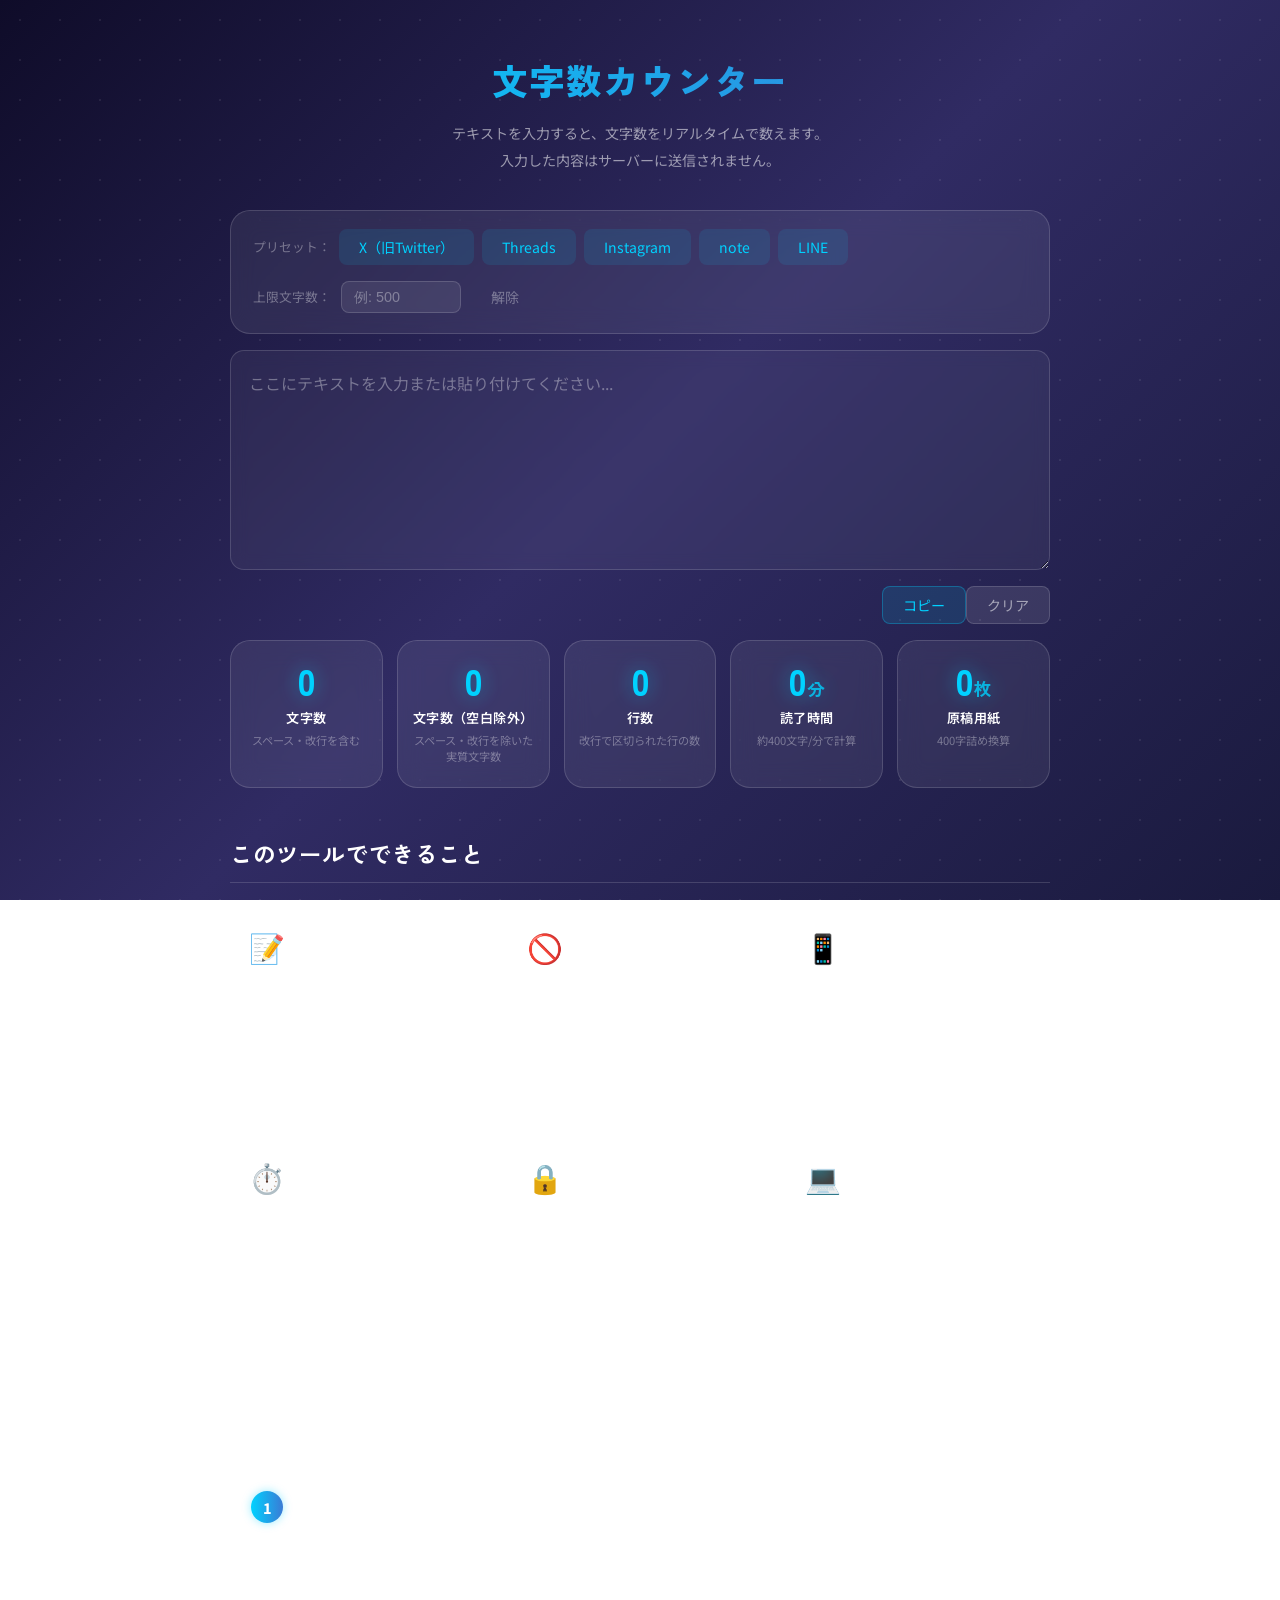
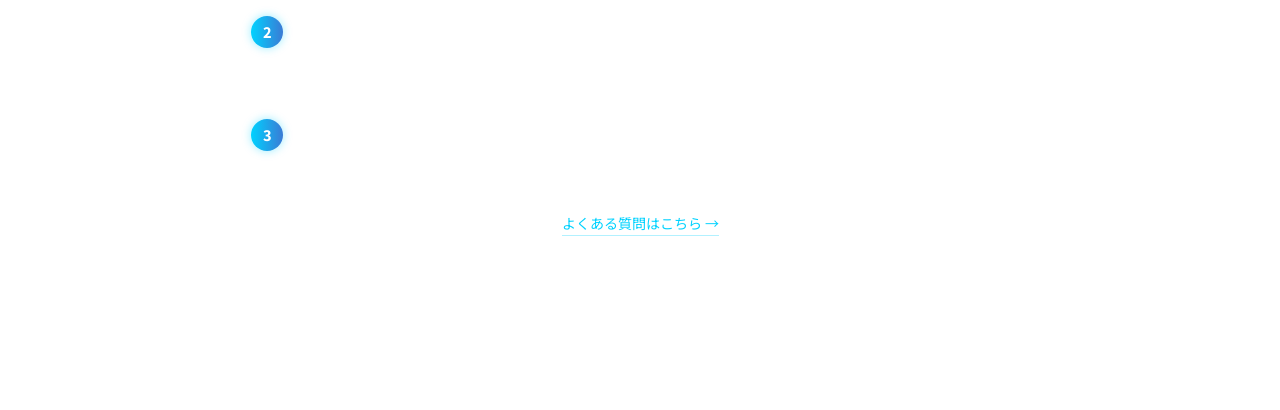
<file: index.html>
<!DOCTYPE html>
<html lang="ja">
  <head>
    <!-- ブラウザに「このファイルはHTMLですよ」と伝える宣言 -->

    <!-- 文字コードの指定（日本語を正しく表示するために必須） -->
    <meta charset="UTF-8" />

    <!-- スマートフォンでも正しく表示するための設定 -->
    <meta name="viewport" content="width=device-width, initial-scale=1.0" />

    <!-- ブラウザのタブに表示されるタイトル -->
    <title>文字数カウンター｜X・Instagram・LINEも即チェック</title>

    <!-- 検索結果に表示される説明文 -->
    <meta name="description" content="テキストを入力するだけで文字数をリアルタイムでカウント。スペース除外・行数・読了時間・原稿用紙換算も対応。X（旧Twitter）・Instagram・LINE など SNS の文字数制限プリセット付き。無料・登録不要。" />
    <meta name="keywords" content="文字数カウンター,文字数カウント,文字数,カウント,無料,リアルタイム,SNS,Twitter,Instagram,LINE" />

    <!-- 正規URL（重複ページ対策） -->
    <link rel="canonical" href="https://moji-counter.netlify.app/" />

    <!-- OGP（SNSシェア時の見た目） -->
    <meta property="og:type"        content="website" />
    <meta property="og:url"         content="https://moji-counter.netlify.app/" />
    <meta property="og:title"       content="文字数カウンター｜X・Instagram・LINEも即チェック🚀" />
    <meta property="og:description" content="テキストを入力するだけで文字数をリアルタイムでカウント。SNS プリセット・読了時間・原稿用紙換算対応。無料・登録不要。" />
    <meta property="og:locale"      content="ja_JP" />
    <meta name="twitter:card"       content="summary" />

    <!-- 構造化データ（JSON-LD）：Googleがツールとして認識しやすくなる -->
    <script type="application/ld+json">
    {
      "@context": "https://schema.org",
      "@type": "WebApplication",
      "name": "文字数カウンター",
      "url": "https://moji-counter.netlify.app/",
      "description": "テキストを入力するだけで文字数をリアルタイムでカウント。スペース除外・行数・読了時間・原稿用紙換算も対応。SNSの文字数制限プリセット付き。",
      "applicationCategory": "UtilitiesApplication",
      "operatingSystem": "Any",
      "offers": {
        "@type": "Offer",
        "price": "0",
        "priceCurrency": "JPY"
      },
      "inLanguage": "ja"
    }
    </script>

    <!-- Google Fonts -->
    <link rel="preconnect" href="https://fonts.googleapis.com" />
    <link rel="preconnect" href="https://fonts.gstatic.com" crossorigin />
    <link href="https://fonts.googleapis.com/css2?family=Zen+Kaku+Gothic+New:wght@400;700;900&family=Noto+Sans+JP:wght@400;600&display=swap" rel="stylesheet" />

    <!-- style.css を読み込む（見た目はこのファイルで定義） -->
    <link rel="stylesheet" href="css/style.css" />
  </head>

  <body>
    <!-- ページ全体を包むコンテナ（中央寄せなどに使う） -->
    <div class="container">

      <!-- ===== ヘッダー：タイトルと説明 ===== -->
      <header class="header">
        <h1 class="header__title">文字数カウンター</h1>
        <p class="header__description">
          テキストを入力すると、文字数をリアルタイムで数えます。<br />
          入力した内容はサーバーに送信されません。
        </p>
      </header>

      <!-- ===== メイン：テキストエリア ===== -->
      <main class="main">

        <!-- ===== SNSプリセット＋上限設定エリア ===== -->
        <div class="limit-area glass-card">

          <!-- SNSプリセットボタン群 -->
          <!-- data-limit 属性：ボタンに紐づく上限文字数を格納している -->
          <!-- JavaScriptはこの値を読み取って上限を自動セットする -->
          <div class="presets">
            <span class="presets__label">プリセット：</span>
            <button class="btn btn--preset" data-limit="140">X（旧Twitter）</button>
            <button class="btn btn--preset" data-limit="500">Threads</button>
            <button class="btn btn--preset" data-limit="2200">Instagram</button>
            <button class="btn btn--preset" data-limit="2000">note</button>
            <button class="btn btn--preset" data-limit="200">LINE</button>
          </div>

          <!-- 上限文字数の手動入力欄 -->
          <div class="limit-input-group">
            <label for="limit-input" class="limit-input-group__label">上限文字数：</label>
            <input
              id="limit-input"
              type="number"
              class="limit-input"
              placeholder="例: 500"
              min="1"
            />
            <!-- クリアボタン：上限設定を解除する -->
            <button id="limit-clear-btn" class="btn btn--limit-clear">解除</button>
          </div>

        </div>
        <!-- /limit-area -->

        <!-- テキストを入力する大きな欄 -->
        <!-- id="input-text" で JavaScript から操作するための名前をつける -->
        <textarea
          id="input-text"
          class="textarea"
          placeholder="ここにテキストを入力または貼り付けてください..."
        ></textarea>

        <!-- クリアボタン：テキストエリアの内容を全消去する -->
        <div class="button-area">
          <button id="copy-btn" class="btn btn--copy">コピー</button>
          <button id="clear-btn" class="btn btn--clear">クリア</button>
        </div>

        <!-- ===== プログレスバーエリア ===== -->
        <!-- 上限が設定されていないときは非表示（JSで制御する） -->
        <div id="progress-area" class="progress-area glass-card progress-area--hidden">

          <!-- 使用率テキスト表示（例：「140 / 280文字 (50%）」） -->
          <div class="progress-info">
            <span id="progress-text" class="progress-info__text"></span>
            <span id="progress-percent" class="progress-info__percent"></span>
          </div>

          <!-- プログレスバー本体 -->
          <!-- progress-bar__fill の width を JS で動的に変える -->
          <div class="progress-bar">
            <div id="progress-fill" class="progress-bar__fill"></div>
          </div>

        </div>
        <!-- /progress-area -->

        <!-- ===== カウント結果を表示するカードエリア ===== -->
        <!-- カードを横並びにするために cards というクラスを使う -->
        <div class="cards">

          <!-- カード1：総文字数 -->
          <div class="card glass-card">
            <span id="total-chars" class="card__number">0</span>
            <span class="card__label">文字数</span>
            <span class="card__description">スペース・改行を含む</span>
          </div>

          <!-- カード2：スペース・改行を除いた文字数 -->
          <div class="card glass-card">
            <span id="no-space-chars" class="card__number">0</span>
            <span class="card__label">文字数（空白除外）</span>
            <span class="card__description">スペース・改行を除いた実質文字数</span>
          </div>

          <!-- カード3：行数 -->
          <div class="card glass-card">
            <span id="lines" class="card__number">0</span>
            <span class="card__label">行数</span>
            <span class="card__description">改行で区切られた行の数</span>
          </div>

          <!-- カード4：読了時間 -->
          <div class="card glass-card">
            <span id="reading-time" class="card__number">0<span class="card__number-unit">分</span></span>
            <span class="card__label">読了時間</span>
            <span class="card__description">約400文字/分で計算</span>
          </div>

          <!-- カード5：原稿用紙換算 -->
          <div class="card glass-card">
            <span id="manuscript" class="card__number">0<span class="card__number-unit">枚</span></span>
            <span class="card__label">原稿用紙</span>
            <span class="card__description">400字詰め換算</span>
          </div>

        </div>
        <!-- /cards -->

      </main>
      <!-- /main -->

      <!-- ===== 機能紹介セクション ===== -->
      <section class="content-section">
        <h2 class="content-section__title">このツールでできること</h2>
        <div class="feature-grid">
          <div class="feature-item glass-card">
            <div class="feature-item__icon">📝</div>
            <h3 class="feature-item__title">リアルタイム文字数カウント</h3>
            <p class="feature-item__text">テキストを入力するたびに即座に文字数を表示。コピー＆ペーストにも対応しています。</p>
          </div>
          <div class="feature-item glass-card">
            <div class="feature-item__icon">🚫</div>
            <h3 class="feature-item__title">空白除外カウント</h3>
            <p class="feature-item__text">スペースや改行を除いた実質的な文字数を同時に表示。論文やレポートの文字数確認に便利です。</p>
          </div>
          <div class="feature-item glass-card">
            <div class="feature-item__icon">📱</div>
            <h3 class="feature-item__title">SNSプリセット対応</h3>
            <p class="feature-item__text">X（旧Twitter）・Threads・Instagram・note・LINEの文字数上限をワンクリックで設定。超過するとバーが赤くなります。</p>
          </div>
          <div class="feature-item glass-card">
            <div class="feature-item__icon">⏱️</div>
            <h3 class="feature-item__title">読了時間・原稿用紙換算</h3>
            <p class="feature-item__text">日本語の平均読書速度（約400文字/分）をもとに読了時間を計算。400字詰め原稿用紙の換算枚数も表示します。</p>
          </div>
          <div class="feature-item glass-card">
            <div class="feature-item__icon">🔒</div>
            <h3 class="feature-item__title">プライバシー安全</h3>
            <p class="feature-item__text">入力したテキストはサーバーに送信されません。すべての処理はブラウザ内で完結するため、機密文書も安心して使えます。</p>
          </div>
          <div class="feature-item glass-card">
            <div class="feature-item__icon">💻</div>
            <h3 class="feature-item__title">登録不要・完全無料</h3>
            <p class="feature-item__text">アカウント登録やアプリのインストールは不要。ブラウザがあればすぐに使えます。スマートフォンにも対応しています。</p>
          </div>
        </div>
      </section>

      <!-- ===== 使い方セクション ===== -->
      <section class="content-section">
        <h2 class="content-section__title">使い方</h2>
        <ol class="howto-list">
          <li class="howto-list__item glass-card">
            <span class="howto-list__step">1</span>
            <div class="howto-list__body">
              <strong>テキストを入力または貼り付ける</strong>
              <p>画面上のテキストエリアに文字を入力するか、コピーしたテキストを貼り付けます。入力と同時に文字数が自動で更新されます。</p>
            </div>
          </li>
          <li class="howto-list__item glass-card">
            <span class="howto-list__step">2</span>
            <div class="howto-list__body">
              <strong>SNSプリセットまたは上限文字数を設定する（任意）</strong>
              <p>投稿先のSNSボタンをクリックするか、「上限文字数」欄に数値を入力すると、プログレスバーで残り文字数を確認できます。</p>
            </div>
          </li>
          <li class="howto-list__item glass-card">
            <span class="howto-list__step">3</span>
            <div class="howto-list__body">
              <strong>各カードの数値を確認する</strong>
              <p>文字数・空白除外文字数・行数・読了時間・原稿用紙換算がリアルタイムで表示されます。</p>
            </div>
          </li>
        </ol>
        <p class="content-section__link-wrap"><a href="faq.html" class="content-link">よくある質問はこちら →</a></p>
      </section>

      <!-- ===== フッター：補足情報 ===== -->
      <footer class="footer">
        <nav class="footer-nav">
          <a href="index.html" class="footer-nav__link">ホーム</a>
          <a href="faq.html" class="footer-nav__link">よくある質問</a>
          <a href="privacy.html" class="footer-nav__link">プライバシーポリシー</a>
        </nav>
        <p>入力されたテキストはサーバーに送信されません（すべてブラウザ内で処理）</p>
      </footer>

    </div>
    <!-- /container -->

    <!-- JavaScript ファイルを読み込む -->
    <!-- body の一番下に書くのがポイント：HTML が全部読み込まれてから JS を動かすため -->
    <script src="js/counter.js"></script>
  </body>
</html>
</file>
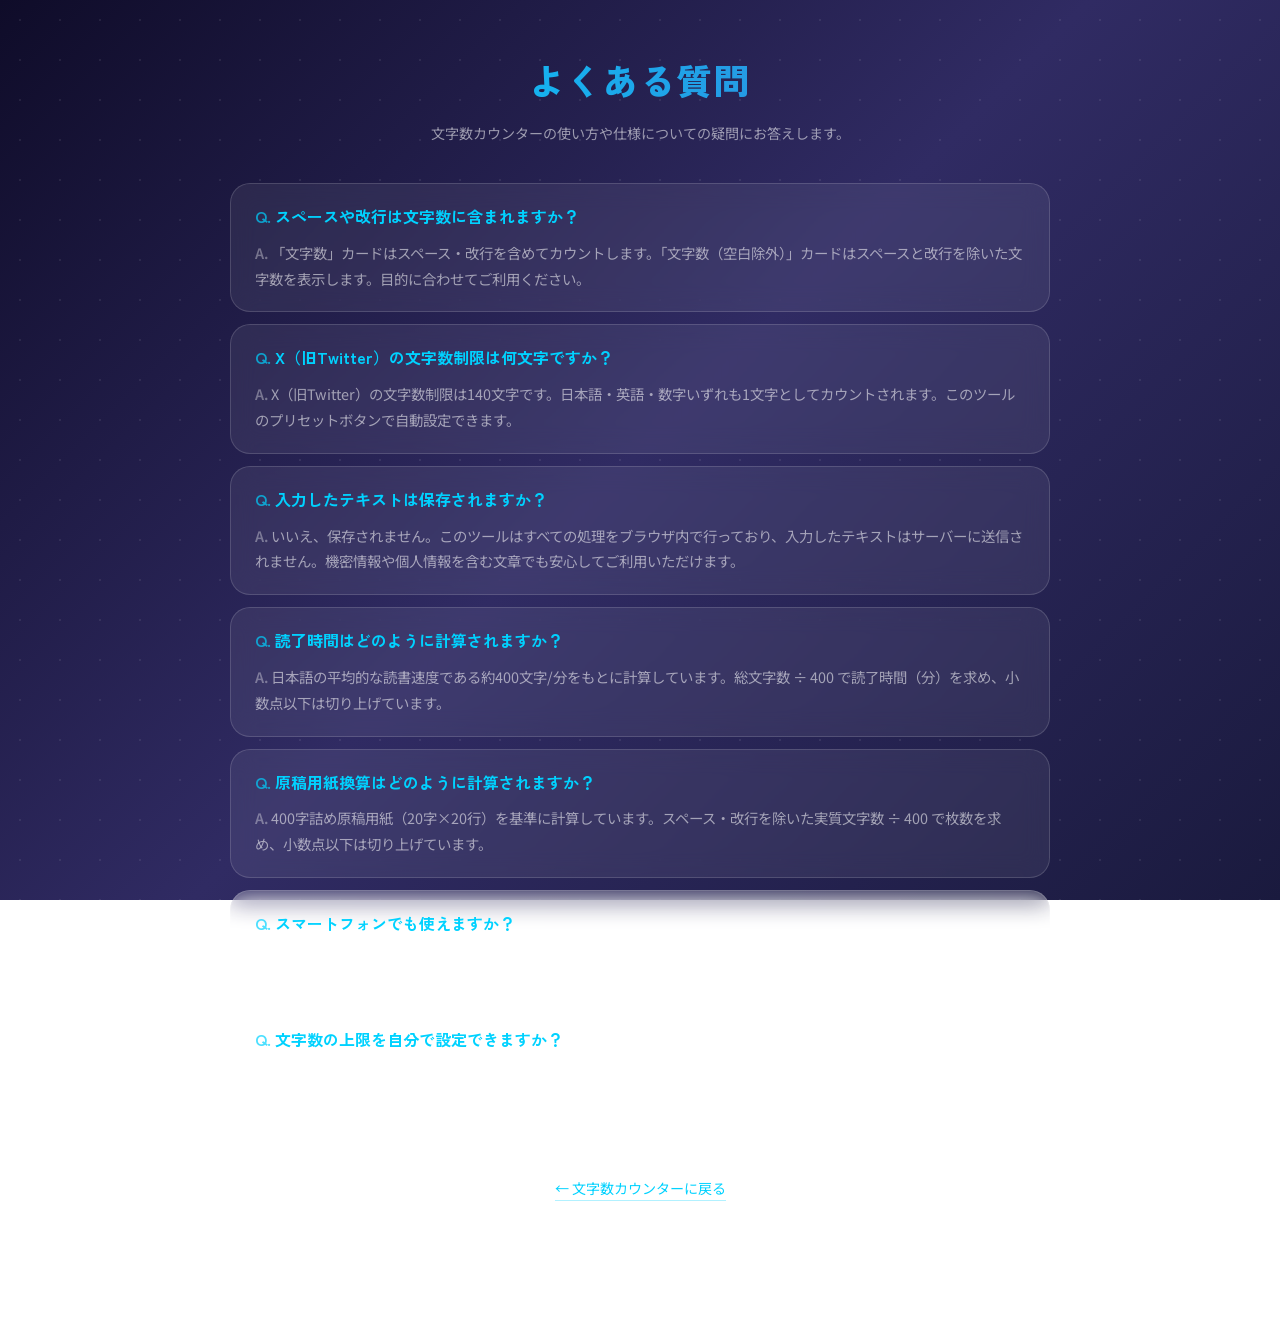
<file: faq.html>
<!DOCTYPE html>
<html lang="ja">
  <head>
    <meta charset="UTF-8" />
    <meta name="viewport" content="width=device-width, initial-scale=1.0" />
    <title>よくある質問｜文字数カウンター</title>
    <meta name="description" content="文字数カウンターに関するよくある質問をまとめました。文字数の数え方・スペースの扱い・SNSの文字数制限など疑問にお答えします。" />
    <link rel="canonical" href="https://moji-counter.netlify.app/faq.html" />
    <meta property="og:type"        content="website" />
    <meta property="og:url"         content="https://moji-counter.netlify.app/faq.html" />
    <meta property="og:title"       content="よくある質問｜文字数カウンター" />
    <meta property="og:description" content="文字数カウンターに関するよくある質問をまとめました。" />
    <meta property="og:locale"      content="ja_JP" />
    <script type="application/ld+json">
    {
      "@context": "https://schema.org",
      "@type": "FAQPage",
      "mainEntity": [
        {
          "@type": "Question",
          "name": "スペースや改行は文字数に含まれますか？",
          "acceptedAnswer": {
            "@type": "Answer",
            "text": "「文字数」カードはスペース・改行を含めてカウントします。「文字数（空白除外）」カードはスペースと改行を除いた文字数を表示します。目的に合わせてご利用ください。"
          }
        },
        {
          "@type": "Question",
          "name": "X（旧Twitter）の文字数制限は何文字ですか？",
          "acceptedAnswer": {
            "@type": "Answer",
            "text": "X（旧Twitter）の文字数制限は140文字です。日本語・英語・数字いずれも1文字としてカウントされます。このツールのプリセットボタンで自動設定できます。"
          }
        },
        {
          "@type": "Question",
          "name": "入力したテキストは保存されますか？",
          "acceptedAnswer": {
            "@type": "Answer",
            "text": "いいえ、保存されません。このツールはすべての処理をブラウザ内で行っており、入力したテキストはサーバーに送信されません。機密情報や個人情報を含む文章でも安心してご利用いただけます。"
          }
        },
        {
          "@type": "Question",
          "name": "読了時間はどのように計算されますか？",
          "acceptedAnswer": {
            "@type": "Answer",
            "text": "日本語の平均的な読書速度である約400文字/分をもとに計算しています。総文字数 ÷ 400 で読了時間（分）を求め、小数点以下は切り上げています。"
          }
        },
        {
          "@type": "Question",
          "name": "原稿用紙換算はどのように計算されますか？",
          "acceptedAnswer": {
            "@type": "Answer",
            "text": "400字詰め原稿用紙（20字×20行）を基準に計算しています。スペース・改行を除いた実質文字数 ÷ 400 で枚数を求め、小数点以下は切り上げています。"
          }
        },
        {
          "@type": "Question",
          "name": "スマートフォンでも使えますか？",
          "acceptedAnswer": {
            "@type": "Answer",
            "text": "はい、スマートフォン・タブレットでもご利用いただけます。画面サイズに合わせてレイアウトが自動で調整されます。"
          }
        },
        {
          "@type": "Question",
          "name": "文字数の上限を自分で設定できますか？",
          "acceptedAnswer": {
            "@type": "Answer",
            "text": "はい、「上限文字数」の入力欄に数値を入力することで任意の上限を設定できます。X・Instagram などのプリセットボタンも用意しています。上限を超えるとプログレスバーと文字数が赤色に変わります。"
          }
        }
      ]
    }
    </script>
    <!-- Google Fonts -->
    <link rel="preconnect" href="https://fonts.googleapis.com" />
    <link rel="preconnect" href="https://fonts.gstatic.com" crossorigin />
    <link href="https://fonts.googleapis.com/css2?family=Zen+Kaku+Gothic+New:wght@400;700;900&family=Noto+Sans+JP:wght@400;600&display=swap" rel="stylesheet" />

    <link rel="stylesheet" href="css/style.css" />
    <link rel="stylesheet" href="css/faq.css" />
  </head>

  <body>
    <div class="container">

      <header class="header">
        <h1 class="header__title">よくある質問</h1>
        <p class="header__description">
          文字数カウンターの使い方や仕様についての疑問にお答えします。
        </p>
      </header>

      <main class="main">

        <section class="faq-section">
          <dl class="faq-list">

            <div class="faq-item glass-card">
              <dt class="faq-item__question">スペースや改行は文字数に含まれますか？</dt>
              <dd class="faq-item__answer">「文字数」カードはスペース・改行を含めてカウントします。「文字数（空白除外）」カードはスペースと改行を除いた文字数を表示します。目的に合わせてご利用ください。</dd>
            </div>

            <div class="faq-item glass-card">
              <dt class="faq-item__question">X（旧Twitter）の文字数制限は何文字ですか？</dt>
              <dd class="faq-item__answer">X（旧Twitter）の文字数制限は140文字です。日本語・英語・数字いずれも1文字としてカウントされます。このツールのプリセットボタンで自動設定できます。</dd>
            </div>

            <div class="faq-item glass-card">
              <dt class="faq-item__question">入力したテキストは保存されますか？</dt>
              <dd class="faq-item__answer">いいえ、保存されません。このツールはすべての処理をブラウザ内で行っており、入力したテキストはサーバーに送信されません。機密情報や個人情報を含む文章でも安心してご利用いただけます。</dd>
            </div>

            <div class="faq-item glass-card">
              <dt class="faq-item__question">読了時間はどのように計算されますか？</dt>
              <dd class="faq-item__answer">日本語の平均的な読書速度である約400文字/分をもとに計算しています。総文字数 ÷ 400 で読了時間（分）を求め、小数点以下は切り上げています。</dd>
            </div>

            <div class="faq-item glass-card">
              <dt class="faq-item__question">原稿用紙換算はどのように計算されますか？</dt>
              <dd class="faq-item__answer">400字詰め原稿用紙（20字×20行）を基準に計算しています。スペース・改行を除いた実質文字数 ÷ 400 で枚数を求め、小数点以下は切り上げています。</dd>
            </div>

            <div class="faq-item glass-card">
              <dt class="faq-item__question">スマートフォンでも使えますか？</dt>
              <dd class="faq-item__answer">はい、スマートフォン・タブレットでもご利用いただけます。画面サイズに合わせてレイアウトが自動で調整されます。</dd>
            </div>

            <div class="faq-item glass-card">
              <dt class="faq-item__question">文字数の上限を自分で設定できますか？</dt>
              <dd class="faq-item__answer">はい、「上限文字数」の入力欄に数値を入力することで任意の上限を設定できます。X・Instagram などのプリセットボタンも用意しています。上限を超えるとプログレスバーと文字数が赤色に変わります。</dd>
            </div>

          </dl>
        </section>

        <p class="content-section__link-wrap">
          <a href="index.html" class="content-link">← 文字数カウンターに戻る</a>
        </p>

      </main>

      <footer class="footer">
        <nav class="footer-nav">
          <a href="index.html" class="footer-nav__link">ホーム</a>
          <a href="faq.html" class="footer-nav__link">よくある質問</a>
          <a href="privacy.html" class="footer-nav__link">プライバシーポリシー</a>
        </nav>
        <p>入力されたテキストはサーバーに送信されません（すべてブラウザ内で処理）</p>
      </footer>

    </div>
  </body>
</html>
</file>
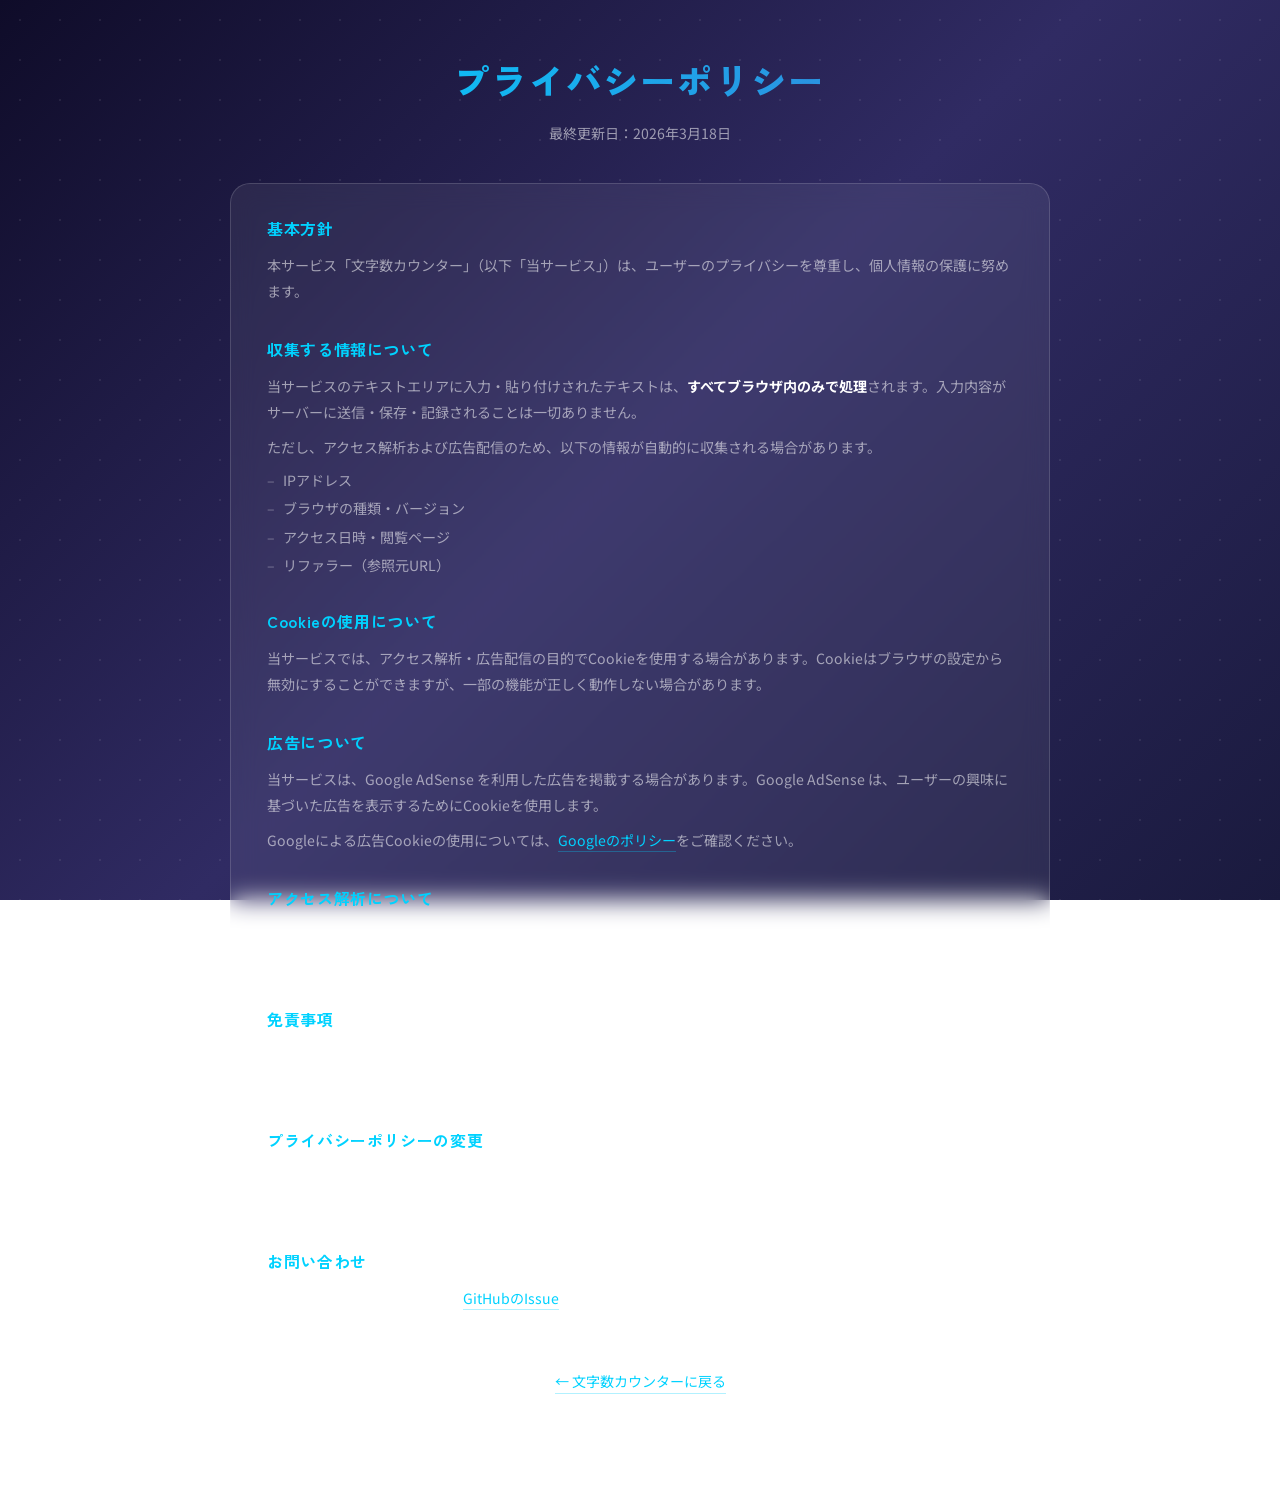
<file: privacy.html>
<!DOCTYPE html>
<html lang="ja">
  <head>
    <meta charset="UTF-8" />
    <meta name="viewport" content="width=device-width, initial-scale=1.0" />
    <title>プライバシーポリシー｜文字数カウンター</title>
    <meta name="description" content="文字数カウンターのプライバシーポリシーです。個人情報の取り扱い・広告・免責事項についてご確認いただけます。" />
    <link rel="canonical" href="https://moji-counter.netlify.app/privacy.html" />
    <meta property="og:type"        content="website" />
    <meta property="og:url"         content="https://moji-counter.netlify.app/privacy.html" />
    <meta property="og:title"       content="プライバシーポリシー｜文字数カウンター" />
    <meta property="og:description" content="文字数カウンターのプライバシーポリシーです。" />
    <meta property="og:locale"      content="ja_JP" />
    <!-- Google Fonts -->
    <link rel="preconnect" href="https://fonts.googleapis.com" />
    <link rel="preconnect" href="https://fonts.gstatic.com" crossorigin />
    <link href="https://fonts.googleapis.com/css2?family=Zen+Kaku+Gothic+New:wght@400;700;900&family=Noto+Sans+JP:wght@400;600&display=swap" rel="stylesheet" />
    <link rel="stylesheet" href="css/style.css" />
    <link rel="stylesheet" href="css/privacy.css" />
  </head>

  <body>
    <div class="container">

      <header class="header">
        <h1 class="header__title">プライバシーポリシー</h1>
        <p class="header__description">最終更新日：2026年3月18日</p>
      </header>

      <main class="main">
        <div class="privacy-body glass-card">

          <section class="privacy-section">
            <h2 class="privacy-section__title">基本方針</h2>
            <p>本サービス「文字数カウンター」（以下「当サービス」）は、ユーザーのプライバシーを尊重し、個人情報の保護に努めます。</p>
          </section>

          <section class="privacy-section">
            <h2 class="privacy-section__title">収集する情報について</h2>
            <p>当サービスのテキストエリアに入力・貼り付けされたテキストは、<strong>すべてブラウザ内のみで処理</strong>されます。入力内容がサーバーに送信・保存・記録されることは一切ありません。</p>
            <p>ただし、アクセス解析および広告配信のため、以下の情報が自動的に収集される場合があります。</p>
            <ul class="privacy-list">
              <li>IPアドレス</li>
              <li>ブラウザの種類・バージョン</li>
              <li>アクセス日時・閲覧ページ</li>
              <li>リファラー（参照元URL）</li>
            </ul>
          </section>

          <section class="privacy-section">
            <h2 class="privacy-section__title">Cookieの使用について</h2>
            <p>当サービスでは、アクセス解析・広告配信の目的でCookieを使用する場合があります。Cookieはブラウザの設定から無効にすることができますが、一部の機能が正しく動作しない場合があります。</p>
          </section>

          <section class="privacy-section">
            <h2 class="privacy-section__title">広告について</h2>
            <p>当サービスは、Google AdSense を利用した広告を掲載する場合があります。Google AdSense は、ユーザーの興味に基づいた広告を表示するためにCookieを使用します。</p>
            <p>Googleによる広告Cookieの使用については、<a href="https://policies.google.com/technologies/ads" target="_blank" rel="noopener noreferrer" class="privacy-link">Googleのポリシー</a>をご確認ください。</p>
          </section>

          <section class="privacy-section">
            <h2 class="privacy-section__title">アクセス解析について</h2>
            <p>当サービスでは、サービス改善のためにアクセス解析ツールを利用する場合があります。収集されたデータは匿名で処理され、個人を特定するものではありません。</p>
          </section>

          <section class="privacy-section">
            <h2 class="privacy-section__title">免責事項</h2>
            <p>当サービスは正確な文字数カウントを提供するよう努めますが、その完全性・正確性を保証するものではありません。当サービスの利用によって生じたいかなる損害についても、運営者は責任を負いません。</p>
          </section>

          <section class="privacy-section">
            <h2 class="privacy-section__title">プライバシーポリシーの変更</h2>
            <p>本ポリシーは、必要に応じて予告なく変更される場合があります。変更後のポリシーは本ページに掲載した時点で効力を生じるものとします。</p>
          </section>

          <section class="privacy-section">
            <h2 class="privacy-section__title">お問い合わせ</h2>
            <p>本ポリシーに関するご質問は、<a href="https://github.com/Horis-project/character-counter/issues" target="_blank" rel="noopener noreferrer" class="privacy-link">GitHubのIssue</a>よりお問い合わせください。</p>
          </section>

        </div>

        <p class="content-section__link-wrap" style="margin-top: 24px;">
          <a href="index.html" class="content-link">← 文字数カウンターに戻る</a>
        </p>

      </main>

      <footer class="footer">
        <nav class="footer-nav">
          <a href="index.html" class="footer-nav__link">ホーム</a>
          <a href="faq.html" class="footer-nav__link">よくある質問</a>
          <a href="privacy.html" class="footer-nav__link">プライバシーポリシー</a>
        </nav>
        <p>入力されたテキストはサーバーに送信されません（すべてブラウザ内で処理）</p>
      </footer>

    </div>
  </body>
</html>
</file>
<file: css/style.css>
/* =============================================
   文字数カウンター - スタイルシート
   デザインコンセプト：「Glass & Depth」
   =============================================
   競合との差別化：
   - 深いパープル系グラデーション背景（競合はすべてライトテーマ）
   - グラスモーフィズム：すりガラス風カード
   - シアン〜ブルーのグラデーションアクセント
   - 数値に光彩（glow）エフェクト
============================================= */


/* =============================================
   1. デザイン変数
============================================= */
:root {
  /* ── 背景グラデーション ── */
  --bg-gradient: linear-gradient(135deg, #0f0c29 0%, #302b63 50%, #1a1a3e 100%);

  /* ── グラスカードの色 ── */
  /* rgba(r,g,b, 透明度) : 透明度を下げることで背景が透けて見える */
  --glass-bg:     rgba(255, 255, 255, 0.07);
  --glass-border: rgba(255, 255, 255, 0.15);
  --glass-hover:  rgba(255, 255, 255, 0.12);

  /* ── テキスト ── */
  --color-text:       #ffffff;
  --color-text-sub:   rgba(255, 255, 255, 0.55);
  --color-text-muted: rgba(255, 255, 255, 0.35);

  /* ── アクセント（シアン〜ブルー）── */
  --color-accent:    #00d2ff;
  --color-accent-2:  #3a7bd5;
  --gradient-accent: linear-gradient(90deg, #00d2ff, #3a7bd5);

  /* ── 警告色（上限超過時） ── */
  --color-danger:    #ff6b6b;
  --color-danger-bg: rgba(255, 107, 107, 0.15);

  /* ── サイズ ── */
  --radius-sm: 8px;
  --radius-md: 14px;
  --radius-lg: 20px;
}


/* =============================================
   2. リセット・ベーススタイル
============================================= */
* {
  margin: 0;
  padding: 0;
  box-sizing: border-box;
}

body {
  font-family: "Noto Sans JP", -apple-system, BlinkMacSystemFont,
    "Hiragino Sans", Meiryo, sans-serif;

  /* グラデーション背景を全画面に固定 */
  background: var(--bg-gradient);
  /* fixed にすることでスクロールしても背景が動かない */
  background-attachment: fixed;

  color: var(--color-text);
  line-height: 1.6;

  /* ページの最小高さを画面全体に */
  min-height: 100vh;
}


/* =============================================
   3. 背景の星屑エフェクト
   =============================================
   ::before 疑似要素で背景にドットパターンを追加。
   これだけで「宇宙っぽい奥行き」が生まれます。
============================================= */
body::before {
  content: '';
  position: fixed;        /* スクロールしても固定 */
  inset: 0;               /* 上下左右すべて0（全画面を覆う） */
  pointer-events: none;   /* クリックなどの操作を透過する */

  /* 小さな半透明ドットを散りばめる */
  background-image:
    radial-gradient(circle, rgba(255,255,255,0.08) 1px, transparent 1px);
  background-size: 40px 40px; /* ドットの間隔 */

  z-index: 0; /* コンテンツの下に置く */
}


/* =============================================
   4. コンテナ（中央寄せ）
============================================= */
.container {
  position: relative;
  z-index: 1;           /* body::before の上に重ねる */
  max-width: 860px;
  margin: 0 auto;
  padding: 0 20px;
}


/* =============================================
   5. ヘッダー
============================================= */
.header {
  padding: 52px 0 36px;
  text-align: center;
}

.header__title {
  font-family: "Zen Kaku Gothic New", sans-serif;
  font-size: 2.2rem;
  font-weight: 900;
  letter-spacing: 0.06em;

  /* テキストにグラデーションを適用するテクニック */
  background: var(--gradient-accent);
  -webkit-background-clip: text;   /* テキスト部分だけ背景を見せる */
  -webkit-text-fill-color: transparent; /* テキスト自体の色を透明に */
  background-clip: text;

  margin-bottom: 12px;
}


.header__description {
  font-size: 0.88rem;
  color: var(--color-text-sub);
  line-height: 1.9;
}


/* =============================================
   6. グラスカード共通スタイル
   =============================================
   グラスモーフィズム（Glassmorphism）の実装：
   - 半透明の背景
   - backdrop-filter: blur で背景をぼかす
   - 薄いボーダーで「縁」を表現
============================================= */
.glass-card {
  background: var(--glass-bg);
  border: 1px solid var(--glass-border);
  border-radius: var(--radius-lg);

  /* これがすりガラス効果の核心 */
  /* 要素の後ろにある背景をぼかす */
  backdrop-filter: blur(12px);
  -webkit-backdrop-filter: blur(12px); /* Safari対応 */
}


/* =============================================
   7. SNSプリセット＋上限設定エリア
============================================= */
.limit-area {
  padding: 18px 22px;
  margin-bottom: 16px;
  display: flex;
  flex-direction: column;
  gap: 14px;
}

/* プリセットボタン行 */
.presets {
  display: flex;
  align-items: center;
  flex-wrap: wrap;
  gap: 8px;
}

.presets__label {
  font-size: 0.8rem;
  color: var(--color-text-muted);
  white-space: nowrap;
}

/* プリセットボタン */
.btn--preset {
  background: rgba(0, 210, 255, 0.1);
  color: var(--color-accent);
  border: 1px solid rgba(0, 210, 255, 0.3);
  font-size: 0.82rem;
  padding: 5px 14px;
  border-radius: 999px; /* ピル型 */
  cursor: pointer;
  transition: all 0.2s;
}

.btn--preset:hover {
  background: rgba(0, 210, 255, 0.25);
  border-color: var(--color-accent);
}

/* 選択中のプリセット */
.btn--preset--active {
  background: var(--gradient-accent);
  color: #fff;
  border-color: transparent;

  /* 光彩エフェクト */
  box-shadow: 0 0 12px rgba(0, 210, 255, 0.5);
}

/* 上限入力行 */
.limit-input-group {
  display: flex;
  align-items: center;
  gap: 10px;
}

.limit-input-group__label {
  font-size: 0.8rem;
  color: var(--color-text-muted);
  white-space: nowrap;
}

/* 数値入力フィールド */
.limit-input {
  width: 120px;
  padding: 7px 12px;
  background: rgba(255, 255, 255, 0.08);
  border: 1px solid var(--glass-border);
  border-radius: var(--radius-sm);
  font-size: 0.9rem;
  color: var(--color-text);
  transition: border-color 0.2s, box-shadow 0.2s;
}

/* ブラウザのデフォルトスピナーを非表示 */
.limit-input::-webkit-inner-spin-button,
.limit-input::-webkit-outer-spin-button {
  -webkit-appearance: none;
}

.limit-input::placeholder {
  color: var(--color-text-muted);
}

.limit-input:focus {
  outline: none;
  border-color: var(--color-accent);
  box-shadow: 0 0 0 3px rgba(0, 210, 255, 0.15);
}

/* 解除ボタン */
.btn--limit-clear {
  background: transparent;
  color: var(--color-text-muted);
  border: 1px solid rgba(255,255,255,0.15);
  font-size: 0.8rem;
  padding: 6px 14px;
  border-radius: var(--radius-sm);
  cursor: pointer;
  transition: all 0.2s;
}

.btn--limit-clear:hover {
  border-color: rgba(255,255,255,0.35);
  color: var(--color-text);
}


/* =============================================
   8. テキストエリア
============================================= */
.textarea {
  width: 100%;
  height: 220px;
  padding: 18px;
  margin-bottom: 10px;

  background: rgba(255, 255, 255, 0.05);
  border: 1px solid var(--glass-border);
  border-radius: var(--radius-md);
  backdrop-filter: blur(8px);
  -webkit-backdrop-filter: blur(8px);

  font-family: inherit;
  font-size: 1rem;
  color: var(--color-text);
  line-height: 1.8;
  resize: vertical;

  transition: border-color 0.2s, box-shadow 0.2s;
}

.textarea::placeholder {
  color: var(--color-text-muted);
}

.textarea:focus {
  outline: none;
  border-color: var(--color-accent);
  box-shadow: 0 0 0 3px rgba(0, 210, 255, 0.12),
              0 0 20px rgba(0, 210, 255, 0.08);
}


/* =============================================
   9. ボタンエリア（クリアボタン）
============================================= */
.button-area {
  display: flex;
  justify-content: flex-end;
  margin-bottom: 16px;
}

.btn {
  padding: 8px 20px;
  border: none;
  border-radius: var(--radius-sm);
  font-size: 0.88rem;
  cursor: pointer;
  transition: all 0.2s;
  font-family: inherit;
}

.btn:active {
  opacity: 0.7;
  transform: scale(0.97);
}

.btn--copy {
  background: rgba(0, 210, 255, 0.12);
  color: var(--color-accent);
  border: 1px solid rgba(0, 210, 255, 0.3);
  transition: all 0.2s;
}

.btn--copy:hover {
  background: rgba(0, 210, 255, 0.25);
  border-color: var(--color-accent);
}

.btn--copy--done {
  background: rgba(0, 210, 255, 0.3);
  border-color: var(--color-accent);
  color: #fff;
}

.btn--clear {
  background: rgba(255, 255, 255, 0.1);
  color: var(--color-text-sub);
  border: 1px solid var(--glass-border);
}

.btn--clear:hover {
  background: rgba(255, 255, 255, 0.18);
  color: var(--color-text);
}


/* =============================================
   10. プログレスバー
============================================= */
.progress-area {
  padding: 14px 20px;
  margin-bottom: 20px;
  transition: opacity 0.3s;
}

.progress-area--hidden {
  display: none;
}

.progress-info {
  display: flex;
  justify-content: space-between;
  align-items: baseline;
  margin-bottom: 10px;
}

.progress-info__text {
  font-size: 0.82rem;
  color: var(--color-text-muted);
}

.progress-info__percent {
  font-size: 1rem;
  font-weight: 700;
  color: var(--color-accent);
  transition: color 0.3s;
}

.progress-info__percent--over {
  color: var(--color-danger);
}

/* バー外枠 */
.progress-bar {
  width: 100%;
  height: 6px;
  background: rgba(255, 255, 255, 0.1);
  border-radius: 999px;
  overflow: hidden;
}

/* バー塗り */
.progress-bar__fill {
  height: 100%;
  width: 0%;
  background: var(--gradient-accent); /* グラデーションのバー */
  border-radius: 999px;
  transition: width 0.35s ease, background 0.3s;

  /* 光彩エフェクト */
  box-shadow: 0 0 8px rgba(0, 210, 255, 0.6);
}

.progress-bar__fill--over {
  background: var(--color-danger);
  box-shadow: 0 0 8px rgba(255, 107, 107, 0.6);
}

.card__number--over {
  color: var(--color-danger) !important;
  text-shadow: 0 0 12px rgba(255, 107, 107, 0.6);
}


/* =============================================
   11. カウントカード
============================================= */

/* カードを5列で並べるグリッド */
.cards {
  display: grid;
  grid-template-columns: repeat(5, 1fr);
  gap: 14px;
  margin-bottom: 48px;
}

/* 個別カード */
.card {
  padding: 22px 14px;
  display: flex;
  flex-direction: column;
  align-items: center;
  text-align: center;
  transition: transform 0.25s, box-shadow 0.25s, background 0.25s;
  cursor: default;
}

.card:hover {
  transform: translateY(-4px);
  background: var(--glass-hover);
  box-shadow: 0 8px 32px rgba(0, 0, 0, 0.3),
              0 0 0 1px rgba(0, 210, 255, 0.2);
}

/* 数値（大きく光る） */
.card__number {
  font-family: "Zen Kaku Gothic New", sans-serif;
  font-size: 2.2rem;
  font-weight: 900;
  color: var(--color-accent);
  margin-bottom: 8px;
  line-height: 1;
  letter-spacing: -0.02em;

  /* 数値の光彩エフェクト */
  text-shadow: 0 0 20px rgba(0, 210, 255, 0.45);

  transition: color 0.2s, text-shadow 0.2s;
}

/* 単位テキスト（「分」「枚」） */
.card__number-unit {
  font-size: 1.1rem;
  font-weight: 600;
  margin-left: 2px;
  opacity: 0.8;
}

/* ラベル */
.card__label {
  font-size: 0.82rem;
  font-weight: 600;
  color: var(--color-text);
  margin-bottom: 4px;
  letter-spacing: 0.03em;
}

/* 補足説明 */
.card__description {
  font-size: 0.7rem;
  color: var(--color-text-muted);
  line-height: 1.5;
}


/* =============================================
   12. コンテンツセクション（機能紹介・使い方）
============================================= */
.content-section {
  margin-bottom: 56px;
}

.content-section__title {
  font-family: "Zen Kaku Gothic New", sans-serif;
  font-size: 1.4rem;
  font-weight: 700;
  color: var(--color-text);
  margin-bottom: 20px;
  padding-bottom: 10px;
  border-bottom: 1px solid var(--glass-border);
  letter-spacing: 0.05em;
}

/* 機能グリッド */
.feature-grid {
  display: grid;
  grid-template-columns: repeat(3, 1fr);
  gap: 14px;
}

.feature-item {
  padding: 20px 18px;
}

.feature-item__icon {
  font-size: 1.8rem;
  margin-bottom: 10px;
}

.feature-item__title {
  font-family: "Zen Kaku Gothic New", sans-serif;
  font-size: 0.9rem;
  font-weight: 700;
  color: var(--color-text);
  margin-bottom: 8px;
}

.feature-item__text {
  font-size: 0.8rem;
  color: var(--color-text-sub);
  line-height: 1.7;
}

/* 使い方リスト */
.howto-list {
  display: flex;
  flex-direction: column;
  gap: 12px;
  list-style: none;
  margin-bottom: 20px;
}

.howto-list__item {
  display: flex;
  align-items: flex-start;
  gap: 16px;
  padding: 18px 20px;
}

.howto-list__step {
  flex-shrink: 0;
  width: 32px;
  height: 32px;
  border-radius: 50%;
  background: var(--gradient-accent);
  color: #fff;
  font-weight: 800;
  font-size: 0.9rem;
  display: flex;
  align-items: center;
  justify-content: center;
  box-shadow: 0 0 10px rgba(0, 210, 255, 0.4);
}

.howto-list__body strong {
  display: block;
  font-size: 0.95rem;
  color: var(--color-text);
  margin-bottom: 6px;
}

.howto-list__body p {
  font-size: 0.82rem;
  color: var(--color-text-sub);
  line-height: 1.7;
}

.content-section__link-wrap {
  text-align: center;
  margin-top: 8px;
}

.content-link {
  color: var(--color-accent);
  font-size: 0.88rem;
  text-decoration: none;
  border-bottom: 1px solid rgba(0, 210, 255, 0.3);
  padding-bottom: 2px;
  transition: border-color 0.2s;
}

.content-link:hover {
  border-color: var(--color-accent);
}

/* フッターナビ */
.footer-nav {
  display: flex;
  justify-content: center;
  gap: 24px;
  margin-bottom: 12px;
}

.footer-nav__link {
  color: var(--color-text-muted);
  font-size: 0.82rem;
  text-decoration: none;
  transition: color 0.2s;
}

.footer-nav__link:hover {
  color: var(--color-text);
}

/* レスポンシブ対応 */
@media (max-width: 700px) {
  .feature-grid {
    grid-template-columns: repeat(2, 1fr);
  }
}

@media (max-width: 480px) {
  .feature-grid {
    grid-template-columns: 1fr;
  }
}

/* =============================================
   13. フッター
============================================= */
.footer {
  padding: 20px 0 44px;
  text-align: center;
  border-top: 1px solid rgba(255, 255, 255, 0.08);
}

.footer p {
  font-size: 0.78rem;
  color: var(--color-text-muted);
}


/* =============================================
   13. レスポンシブデザイン
============================================= */

/* タブレット（800px以下）：3列に */
@media (max-width: 800px) {
  .cards {
    grid-template-columns: repeat(3, 1fr);
  }
}

/* スマートフォン（600px以下） */
@media (max-width: 600px) {
  .header__title {
    font-size: 1.6rem;
  }

  /* 2列に */
  .cards {
    grid-template-columns: repeat(2, 1fr);
  }

  .textarea {
    height: 180px;
  }

  .limit-area {
    padding: 14px 16px;
  }
}

/* 極小画面（400px以下）：1列に */
@media (max-width: 400px) {
  .cards {
    grid-template-columns: 1fr;
  }
}
</file>
<file: css/faq.css>
/* FAQページ用スタイル */

.faq-section {
  margin-bottom: 40px;
}

.faq-list {
  display: flex;
  flex-direction: column;
  gap: 12px;
}

.faq-item {
  padding: 20px 24px;
}

.faq-item__question {
  font-family: "Zen Kaku Gothic New", sans-serif;
  font-size: 1rem;
  font-weight: 700;
  color: var(--color-accent);
  margin-bottom: 10px;
  line-height: 1.6;
}

.faq-item__question::before {
  content: 'Q. ';
  opacity: 0.7;
}

.faq-item__answer {
  font-size: 0.9rem;
  color: var(--color-text-sub);
  line-height: 1.8;
  margin-left: 0;
}

.faq-item__answer::before {
  content: 'A. ';
  color: var(--color-text-muted);
  font-weight: 600;
}
</file>
<file: css/privacy.css>
/* プライバシーポリシーページ用スタイル */

.privacy-body {
  padding: 32px 36px;
  margin-bottom: 16px;
}

.privacy-section {
  margin-bottom: 32px;
}

.privacy-section:last-child {
  margin-bottom: 0;
}

.privacy-section__title {
  font-family: "Zen Kaku Gothic New", sans-serif;
  font-size: 1rem;
  font-weight: 700;
  color: var(--color-accent);
  margin-bottom: 10px;
  letter-spacing: 0.04em;
}

.privacy-section p {
  font-size: 0.88rem;
  color: var(--color-text-sub);
  line-height: 1.9;
  margin-bottom: 8px;
}

.privacy-section p:last-child {
  margin-bottom: 0;
}

.privacy-section strong {
  color: var(--color-text);
}

.privacy-list {
  list-style: none;
  margin-top: 8px;
  padding-left: 0;
  display: flex;
  flex-direction: column;
  gap: 6px;
}

.privacy-list li {
  font-size: 0.88rem;
  color: var(--color-text-sub);
  padding-left: 16px;
  position: relative;
}

.privacy-list li::before {
  content: '–';
  position: absolute;
  left: 0;
  color: var(--color-text-muted);
}

.privacy-link {
  color: var(--color-accent);
  text-decoration: none;
  border-bottom: 1px solid rgba(0, 210, 255, 0.3);
  padding-bottom: 1px;
  transition: border-color 0.2s;
}

.privacy-link:hover {
  border-color: var(--color-accent);
}

@media (max-width: 600px) {
  .privacy-body {
    padding: 20px 18px;
  }
}
</file>
